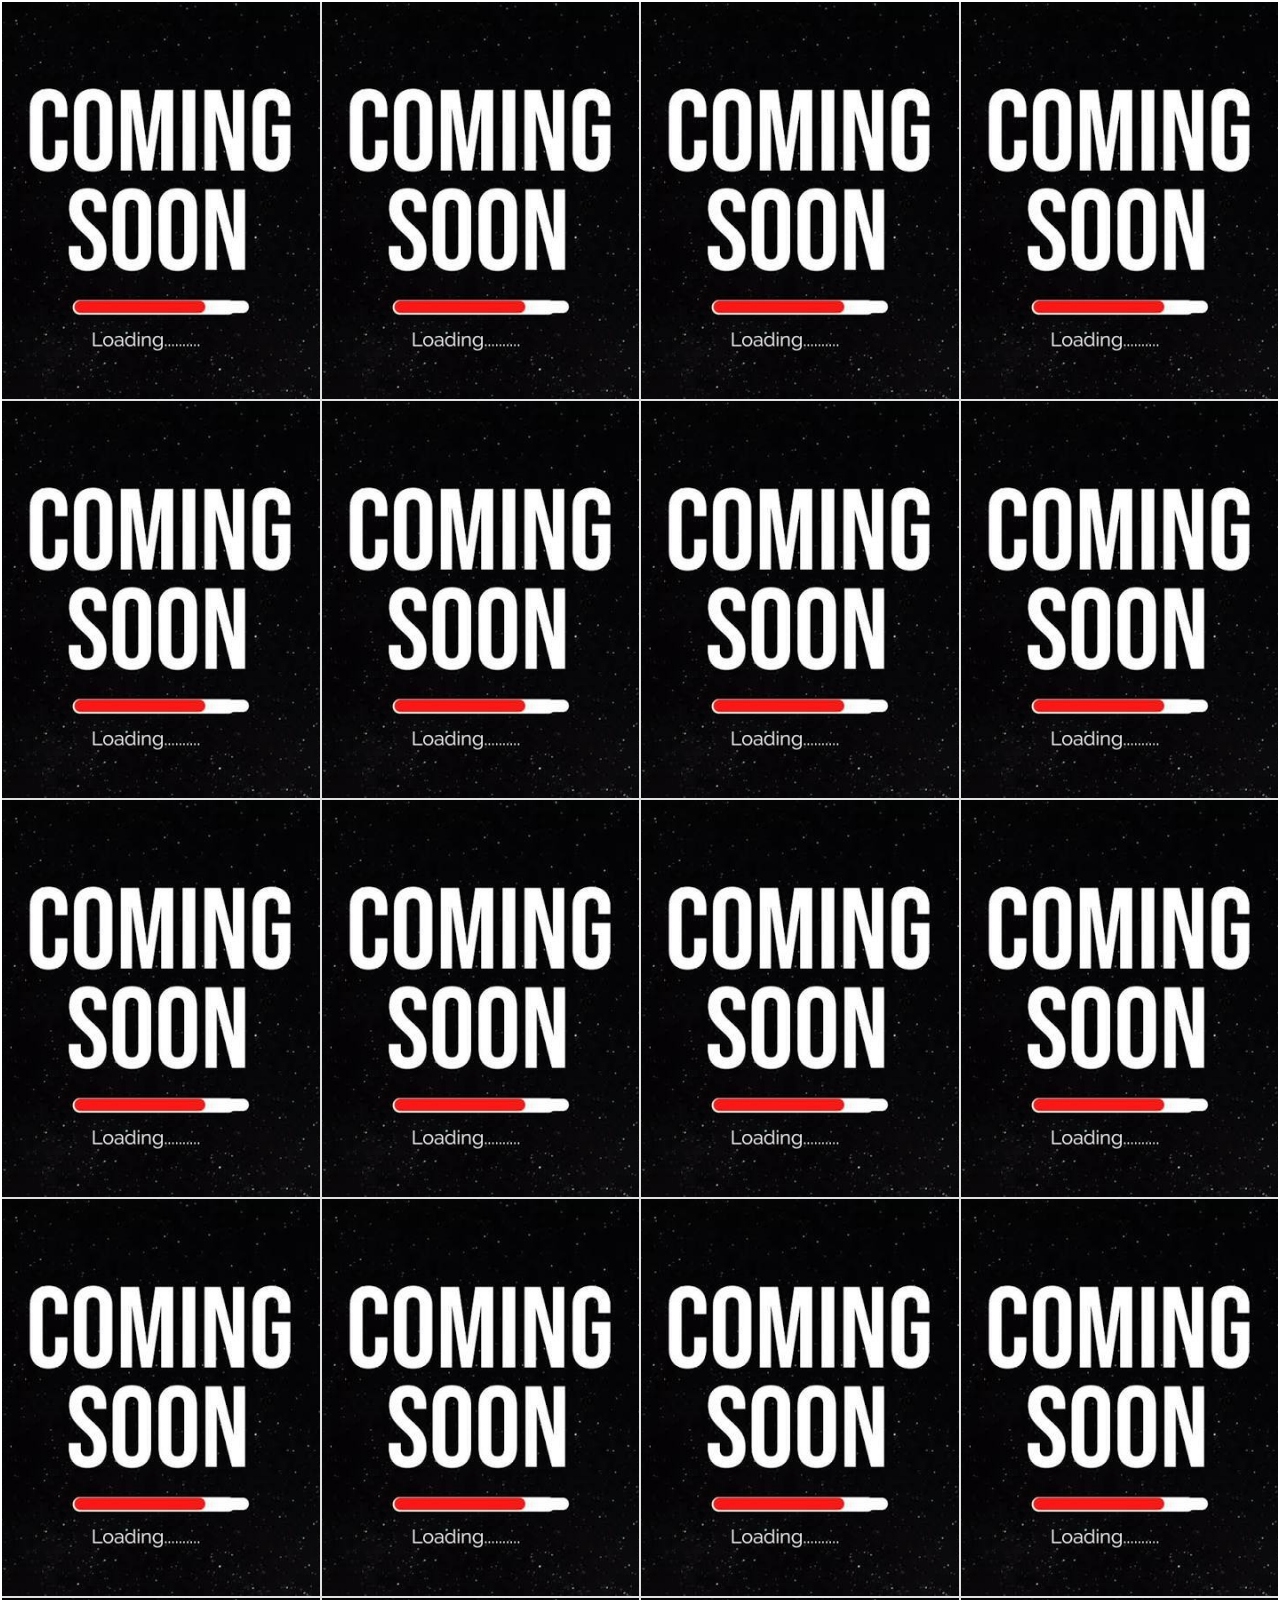
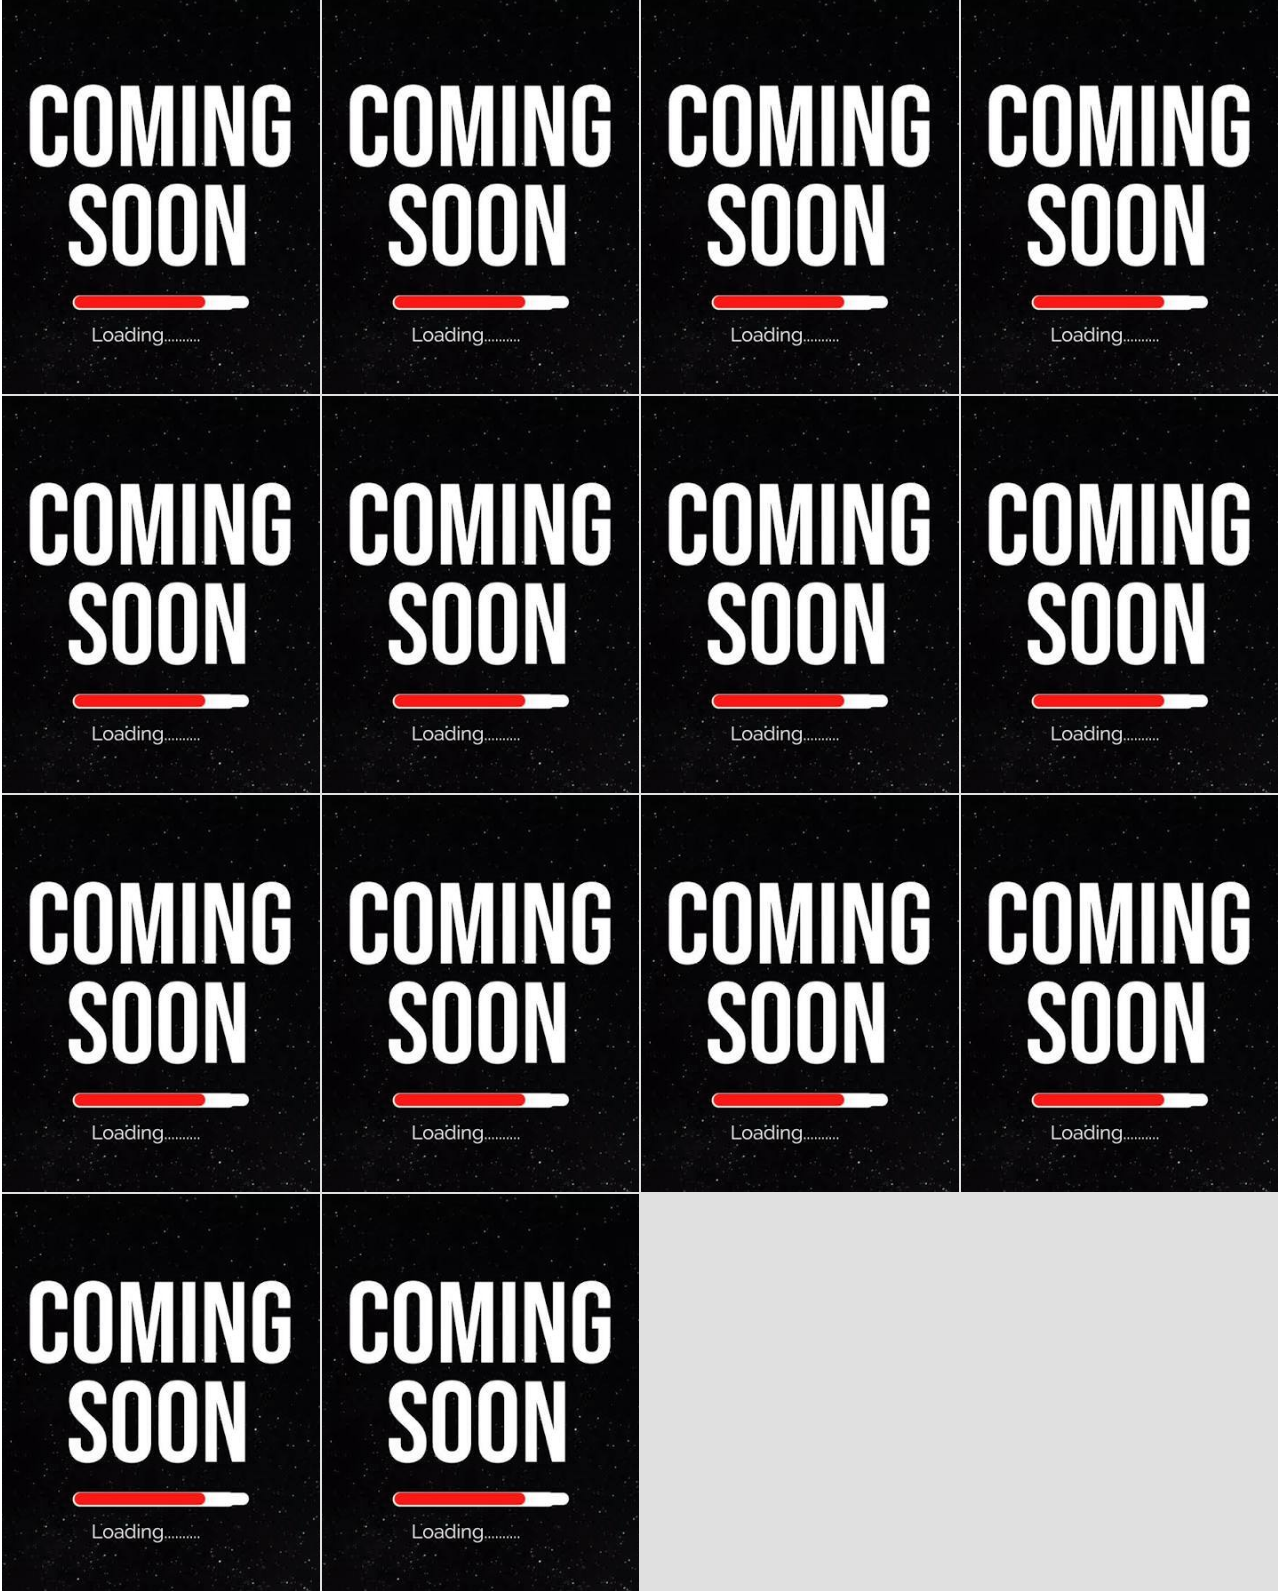
<file: BRANDING & IDENTITY/branding.html>
<!DOCTYPE html>
<html lang="en">

<head>
    <meta charset="UTF-8">
    <meta name="viewport" content="width=device-width, initial-scale=1.0">
    <title>Brand Identity | Simple 5-Column Grid</title>
    <link rel="stylesheet" href="style.css">
</head>

<body>

    <!-- Simple Grid Container -->
    <main class="gallery-container">
        <!-- Cards JS ke through yahan aayenge -->
    </main>

    <script src="script.js"></script>
</body>

</html>
</file>
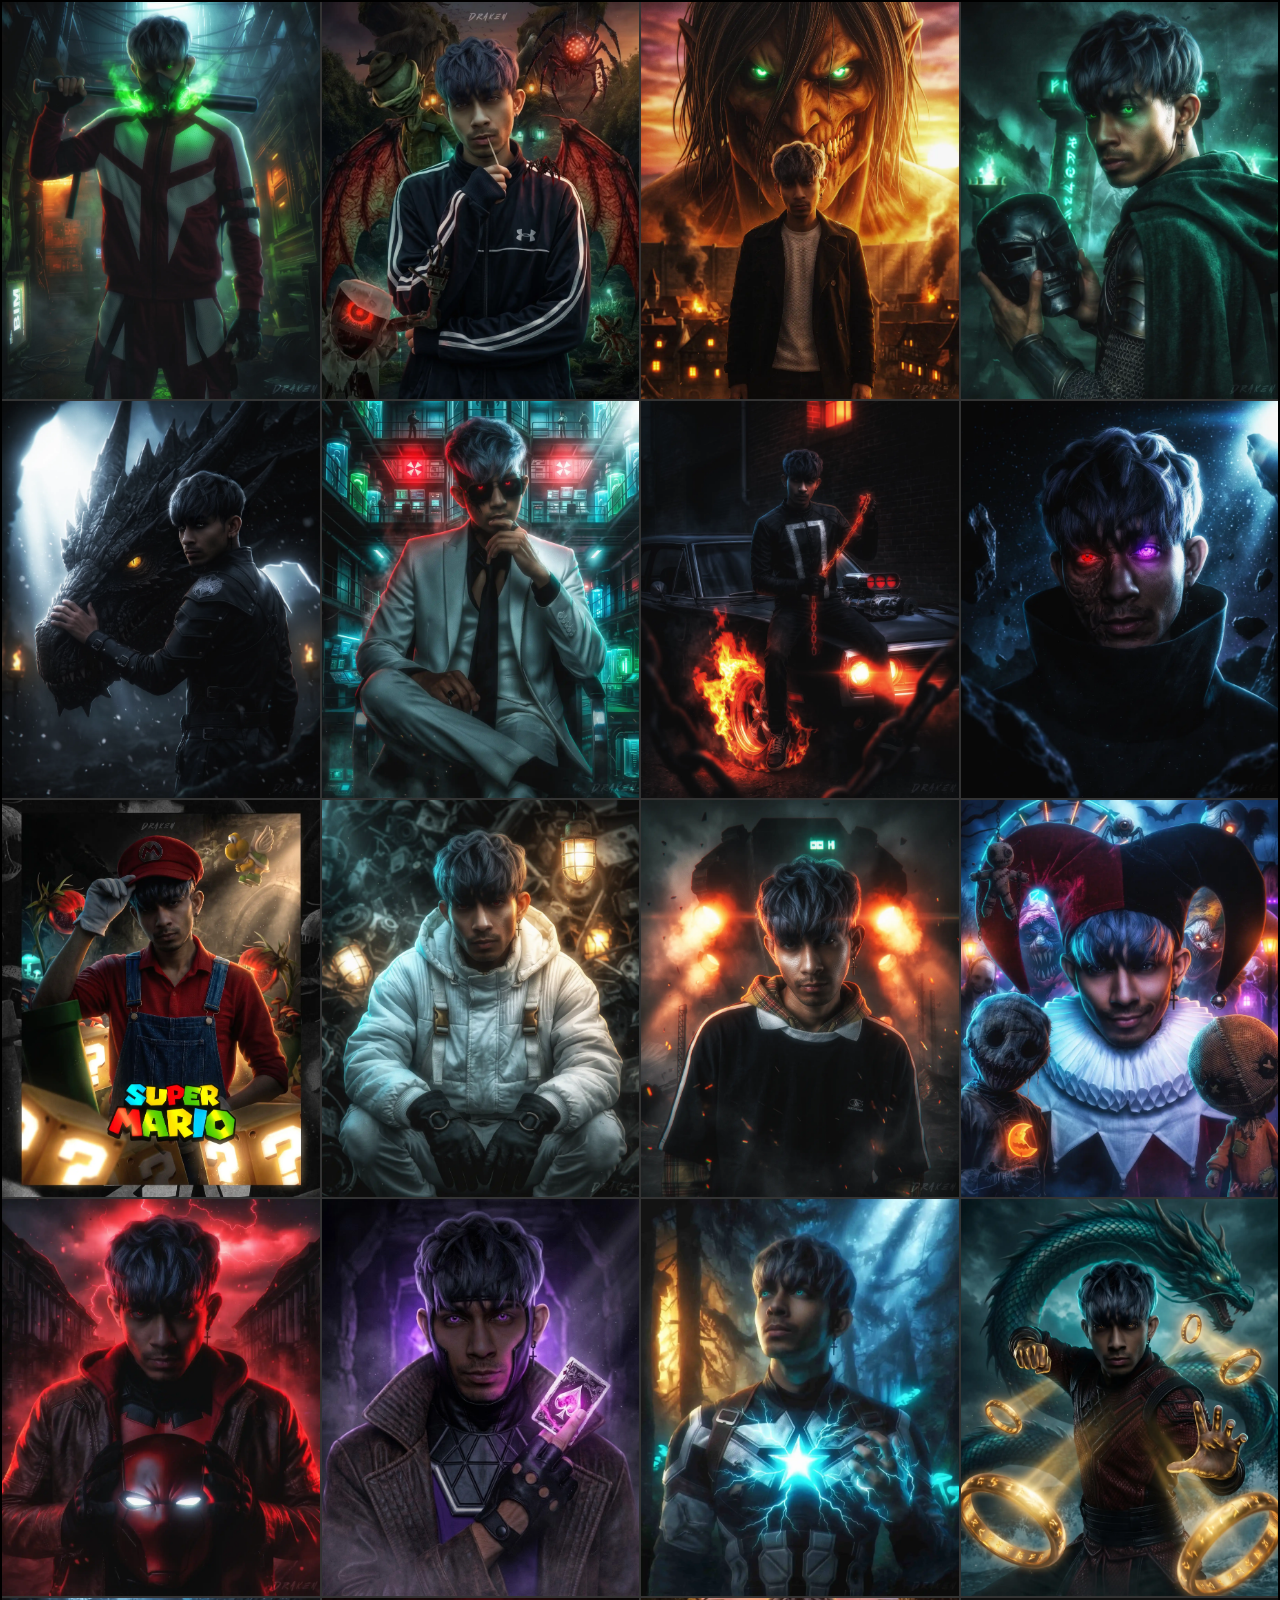
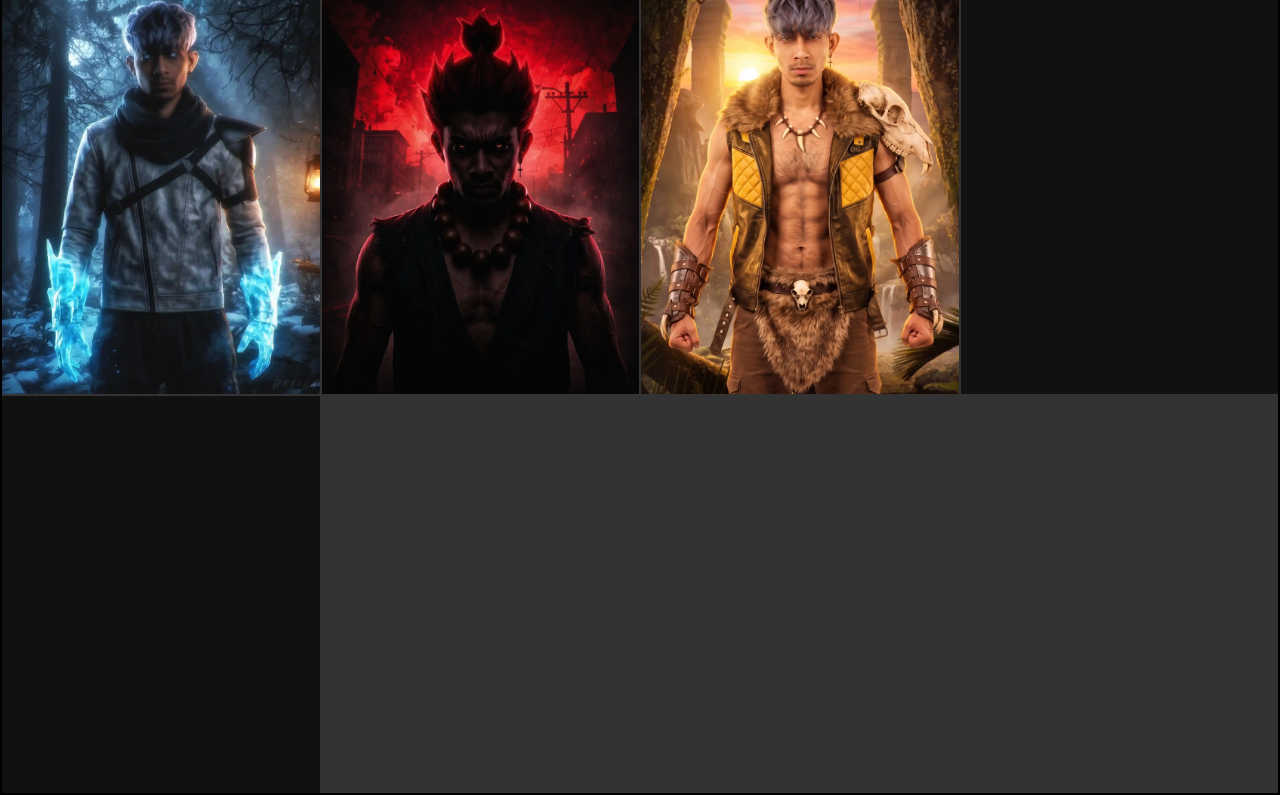
<file: MANIPULATION/manipulation.html>
<!DOCTYPE html>
<html lang="en">

<head>
    <meta charset="UTF-8">
    <meta name="viewport" content="width=device-width, initial-scale=1.0, maximum-scale=1.0, user-scalable=no">
    <title>Photo Manipulation | Grid Gallery</title>
    <link rel="stylesheet" href="style.css">
</head>

<body>

    <!-- Main Grid Container -->
    <main class="static-gallery" id="gallery-grid">
        <!-- JS se images yahan automatically aayengi -->
    </main>

    <script src="script.js"></script>
</body>

</html>
</file>
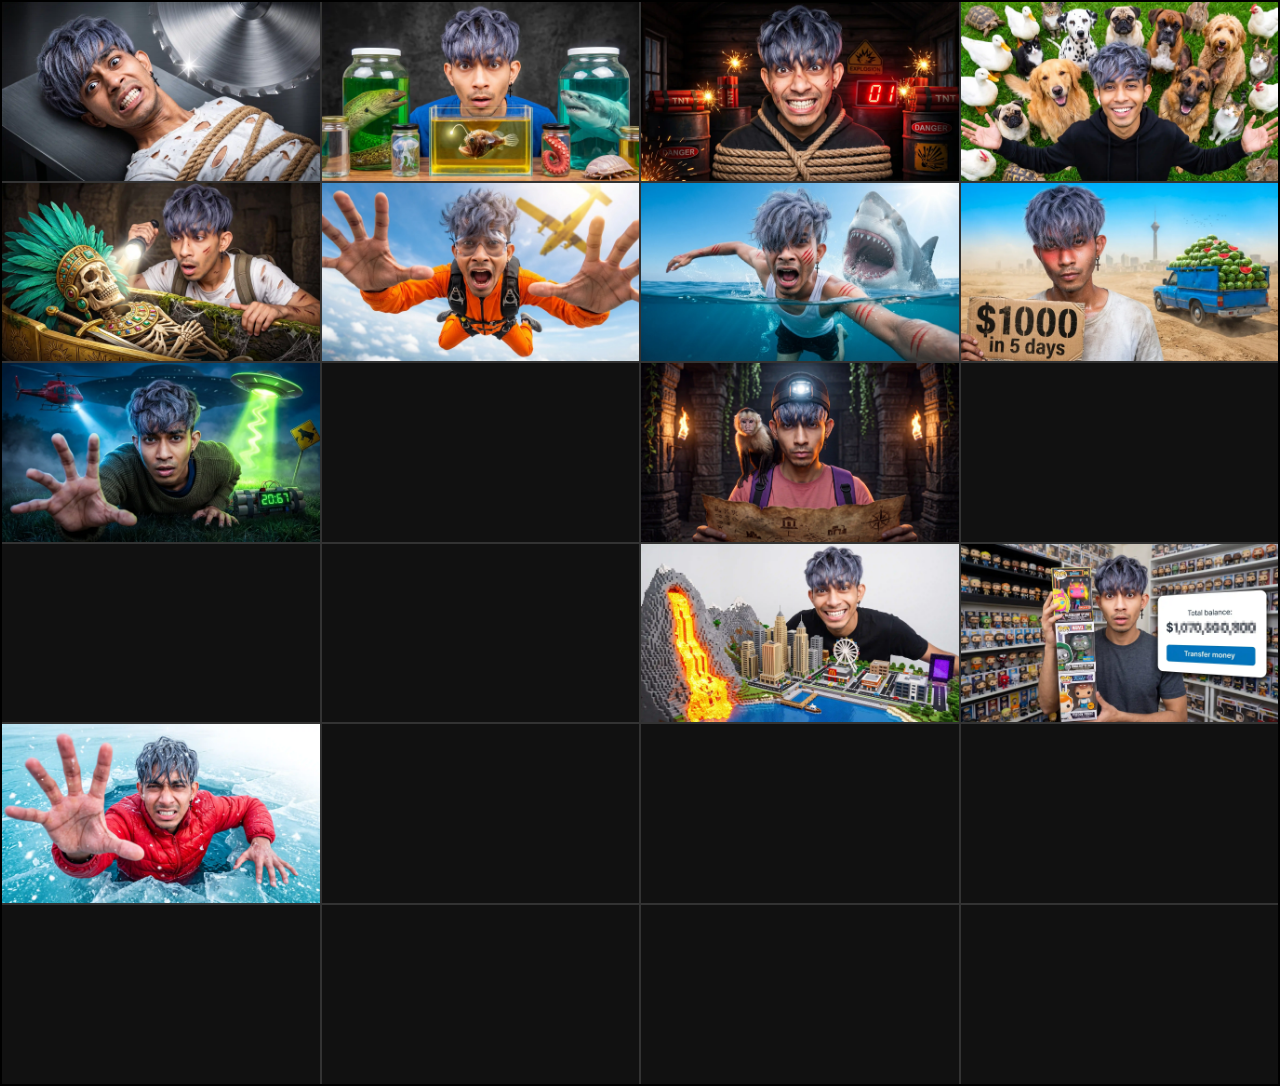
<file: THUMNAIL/thumbnail.html>
<!DOCTYPE html>
<html lang="en">

<head>
    <meta charset="UTF-8">
    <meta name="viewport" content="width=device-width, initial-scale=1.0, maximum-scale=1.0, user-scalable=no">
    <title>Thumbnail Gallery | Storyboard</title>
    <!-- Is page ke liye alag se CSS file use karenge taaki main website kharab na ho -->
    <link rel="stylesheet" href="style.css">
</head>

<body>

    <!-- Main Grid Container -->
    <main class="storyboard-gallery" id="gallery-grid">
        <!-- JS se images yahan automatically aayengi -->
    </main>

    <script src="thumbnail-script.js"></script>
</body>

</html>
</file>
<file: BRANDING & IDENTITY/style.css>
/* Reset */
* {
    margin: 0;
    padding: 0;
    box-sizing: border-box;
}

body {
    background-color: #ffffff; /* Light background */
    color: #000000;
    font-family: 'Helvetica Neue', Helvetica, Arial, sans-serif;
    overflow-x: hidden; 
    overflow-y: auto;
    padding: 2px; /* Outer border */
}

/* 5-Column Grid Layout (Same as Manipulation) */
.gallery-container {
    display: grid;
    grid-template-columns: repeat(5, 1fr); /* 🚀 5 COLUMNS */
    gap: 2px; /* Images ke beech patli line */
    background-color: #e0e0e0; /* Line ka color (light grey) */
    width: 100%;
}

/* Individual Image Container */
.card {
    position: relative;
    width: 100%;
    aspect-ratio: 4 / 5; /* 🚀 EXACT 4:5 ASPECT RATIO */
    background-color: #f4f4f4;
    overflow: hidden;
    /* Box shadow aur radius hata diya manipulation jaisa look dene ke liye */
    border-radius: 0; 
    box-shadow: none;
}

.card img {
    width: 100%;
    height: 100%;
    object-fit: cover;
    display: block;
}

/* =========================================
   RESPONSIVE (Laptops, Tablets & Mobiles)
   ========================================= */
@media (max-width: 1400px) {
    .gallery-container {
        grid-template-columns: repeat(4, 1fr); /* Choti screen par 4 col */
    }
}

@media (max-width: 1024px) {
    .gallery-container {
        grid-template-columns: repeat(3, 1fr); /* Tablet par 3 col */
    }
}

@media (max-width: 768px) {
    .gallery-container {
        grid-template-columns: repeat(2, 1fr); /* Mobile par 2 col */
    }
}
</file>
<file: MANIPULATION/style.css>
/* Reset */
* {
    margin: 0;
    padding: 0;
    box-sizing: border-box;
}

body {
    background-color: #000000; /* Dark background */
    color: #ffffff;
    font-family: 'Helvetica Neue', Helvetica, Arial, sans-serif;
    overflow-x: hidden; 
    overflow-y: auto; /* Scrolling allowed for the grid */
    padding: 2px; /* Outer border */
}

/* 5-Column Grid Layout */
.static-gallery {
    display: grid;
    grid-template-columns: repeat(5, 1fr); /* 🚀 5 COLUMNS */
    gap: 2px; /* Images ke beech patli line */
    background-color: #333333; /* Line ka color */
    width: 100%;
}

/* Individual Image Container */
.gallery-item {
    position: relative;
    width: 100%;
    aspect-ratio: 4 / 5; /* 🚀 EXACT 4:5 ASPECT RATIO */
    background-color: #111;
    overflow: hidden;
}

.gallery-item img {
    width: 100%;
    height: 100%;
    object-fit: cover;
    display: block;
}

/* =========================================
   RESPONSIVE (Laptops, Tablets & Mobiles)
   ========================================= */
@media (max-width: 1400px) {
    .static-gallery {
        grid-template-columns: repeat(4, 1fr); /* Choti screen par 4 col */
    }
}

@media (max-width: 1024px) {
    .static-gallery {
        grid-template-columns: repeat(3, 1fr); /* Tablet par 3 col */
    }
}

@media (max-width: 768px) {
    .static-gallery {
        grid-template-columns: repeat(2, 1fr); /* Mobile par 2 col */
    }
}
</file>
<file: THUMNAIL/style.css>
/* Reset */
* {
    margin: 0;
    padding: 0;
    box-sizing: border-box;
}

body {
    background-color: #000000; /* Dark background */
    color: #ffffff;
    font-family: 'Helvetica Neue', Helvetica, Arial, sans-serif;
    /* Ab scrolling allow karni padegi kyunki images grid me hain */
    overflow-x: hidden; 
    overflow-y: auto; 
    padding: 2px; /* Outer border */
}

/* 4-Column Grid Layout */
.storyboard-gallery {
    display: grid;
    grid-template-columns: repeat(4, 1fr); /* 4 Columns */
    gap: 2px; /* Reference image ki tarah images ke beech patli line (border) */
    background-color: #333333; /* Line ka color */
    width: 100%;
}

/* Individual Image Container */
.storyboard-item {
    position: relative;
    width: 100%;
    aspect-ratio: 16 / 9; /* 🚀 EXACT 16:9 ASPECT RATIO */
    background-color: #111;
    overflow: hidden;
}

.storyboard-item img {
    width: 100%;
    height: 100%;
    object-fit: cover;
    display: block;
}

/* Optional: Numbering text like "SHOT 01" (Reference image ki tarah) */
.shot-number {
    position: absolute;
    top: 8px;
    left: 10px;
    font-size: 12px;
    font-weight: bold;
    text-transform: uppercase;
    color: white;
    text-shadow: 1px 1px 4px rgba(0,0,0,0.8);
    z-index: 2;
}

/* =========================================
   RESPONSIVE (Mobile & Tablet)
   ========================================= */
@media (max-width: 1024px) {
    .storyboard-gallery {
        grid-template-columns: repeat(2, 1fr); /* Tablet par 2 columns */
    }
}

@media (max-width: 600px) {
    .storyboard-gallery {
        grid-template-columns: repeat(1, 1fr); /* Mobile par 1 column */
    }
}
</file>
